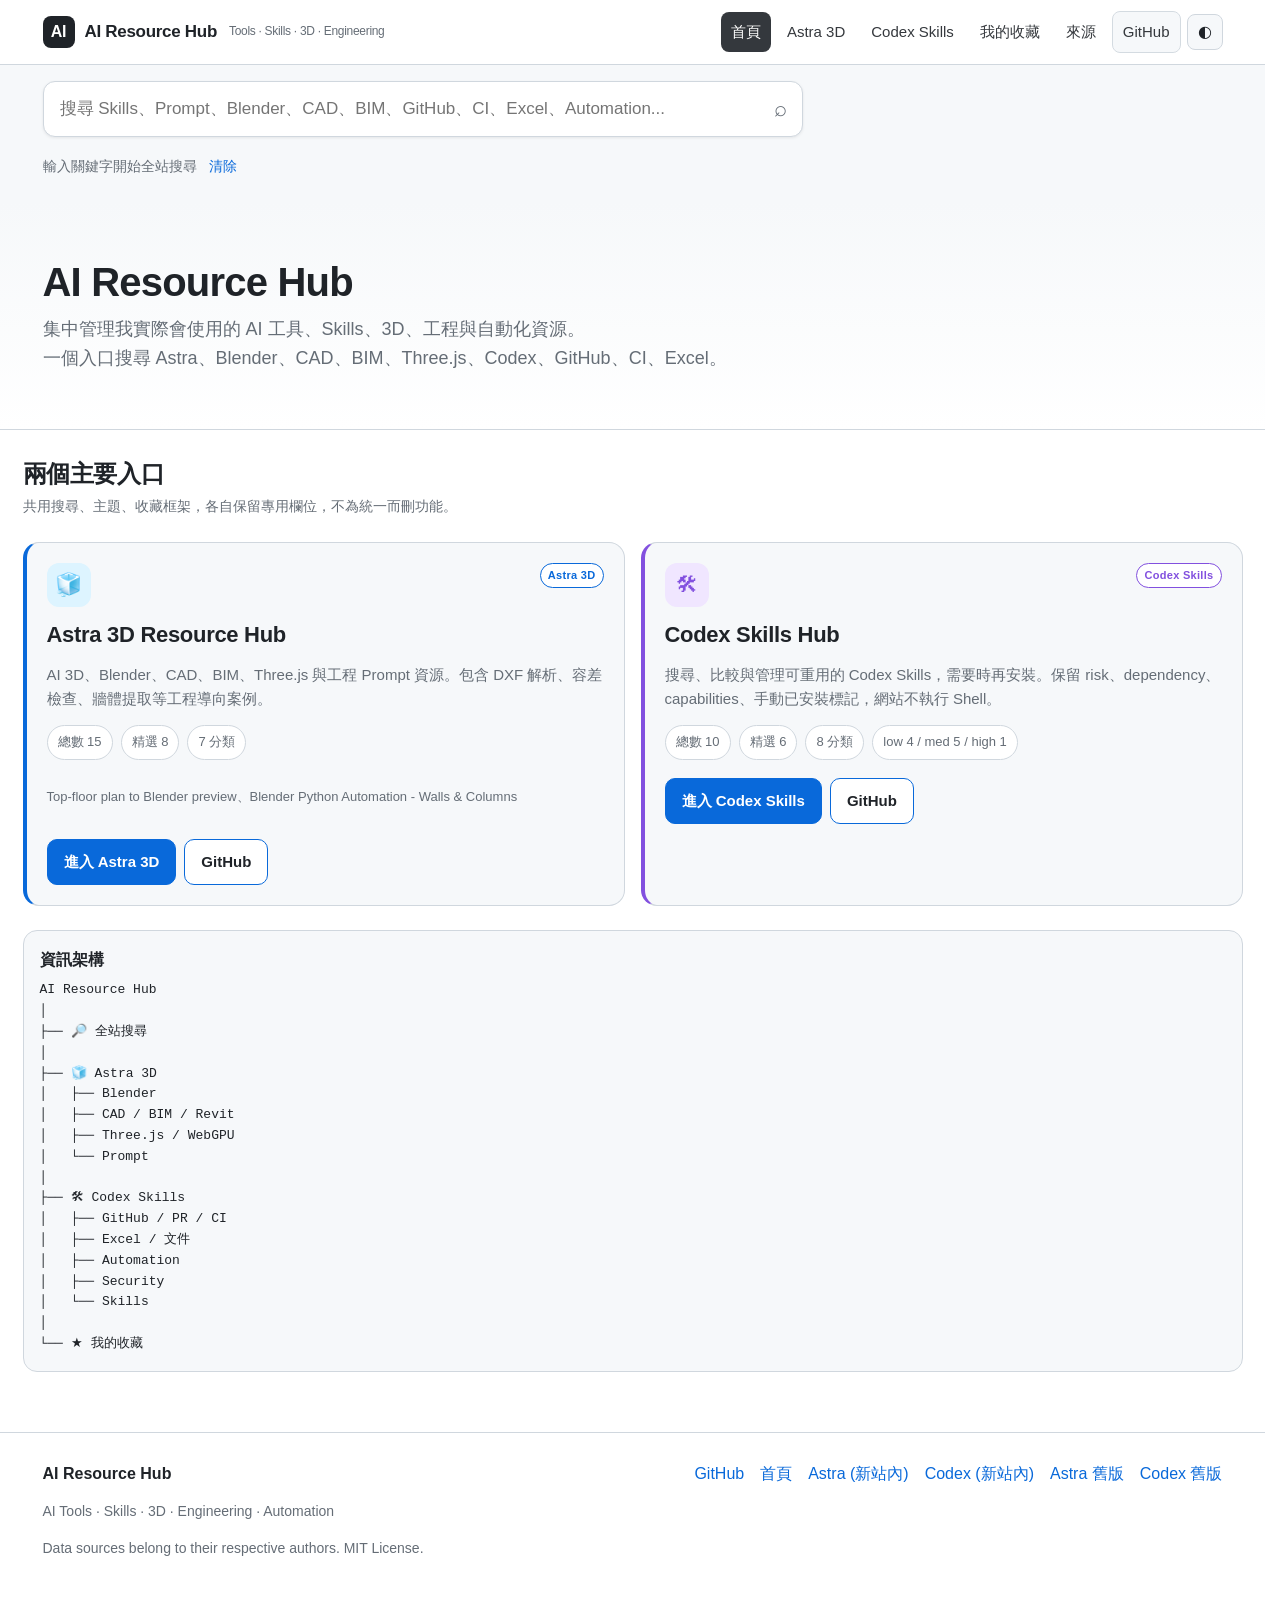
<file: index.html>
<!DOCTYPE html>
<html lang="zh-Hant">
<head>
<meta charset="UTF-8">
<meta name="viewport" content="width=device-width, initial-scale=1.0">
<title>AI Resource Hub</title>
<meta name="description" content="AI Skills、3D、CAD、BIM、Prompt 與自動化資源工作台。集中管理 Astra、Codex、Blender、Three.js、工程與自動化資源。">
<meta property="og:title" content="AI Resource Hub">
<meta property="og:description" content="AI Skills、3D、CAD、BIM、Prompt 與自動化資源工作台。">
<meta property="og:type" content="website">
<meta property="og:url" content="https://rita112025-cpu.github.io/ai-resource-hub/">
<link rel="canonical" href="https://rita112025-cpu.github.io/ai-resource-hub/">
<link rel="icon" href="data:,">
<link rel="stylesheet" href="./css/base.css">
<link rel="stylesheet" href="./css/components.css">
<link rel="stylesheet" href="./css/responsive.css">
</head>
<body id="top">
<header id="site-header" role="banner">
  <div class="container header-inner">
    <div class="brand" aria-label="AI Resource Hub">
      <span class="brand-mark">AI</span>
      <span class="brand-text">AI Resource Hub</span>
      <span class="brand-sub">Tools · Skills · 3D · Engineering</span>
    </div>
    <nav class="header-nav" aria-label="主導航">
      <a href="?hub=home" class="nav-link" data-hub="home" aria-current="page" title="回到首頁">首頁</a>
      <a href="?hub=astra" class="nav-link" data-hub="astra" title="Astra 3D 模組 (Blender/CAD/BIM)">Astra 3D</a>
      <a href="?hub=codex" class="nav-link" data-hub="codex" title="Codex Skills 模組">Codex Skills</a>
      <a href="?hub=favorites" class="nav-link" data-hub="favorites" title="我的收藏">我的收藏</a>
      <a href="?hub=sources" class="nav-link" data-hub="sources" title="來源與說明">來源</a>
      <a href="https://github.com/rita112025-cpu/ai-resource-hub" target="_blank" rel="noopener noreferrer" class="nav-link github-link">GitHub</a>
      <button id="themeToggle" class="icon-btn" aria-label="切換深淺色模式">◐</button>
    </nav>
    <button id="hamburger" class="hamburger" aria-label="開啟選單"><span></span></button>
  </div>
  <div id="mobileMenu" class="mobile-menu" role="dialog" aria-label="行動選單">
    <a href="?hub=home" class="nav-link" data-hub="home">首頁</a>
    <a href="?hub=astra" class="nav-link" data-hub="astra">🧊 Astra 3D (新站內)</a>
    <a href="?hub=codex" class="nav-link" data-hub="codex">🛠 Codex Skills (新站內)</a>
    <a href="?hub=favorites" class="nav-link" data-hub="favorites">★ 我的收藏</a>
    <a href="?hub=sources" class="nav-link" data-hub="sources">來源</a>
    <a href="https://github.com/rita112025-cpu/ai-resource-hub" target="_blank" rel="noopener noreferrer" class="nav-link">GitHub ↗</a>
    <div style="margin-top:12px; display:flex; gap:8px">
      <button id="themeToggleMobile" class="btn secondary" style="width:100%">切換主題</button>
    </div>
  </div>
</header>

<main>
  <section id="globalSearchPanel" class="global-search-panel">
    <div class="container">
      <div class="search-wrap global-search-wrap">
        <label for="globalSearch" class="sr-only">全站搜尋</label>
        <input id="globalSearch" type="search" placeholder="搜尋 Skills、Prompt、Blender、CAD、BIM、GitHub、CI、Excel、Automation..." autocomplete="off" spellcheck="false">
        <span class="search-icon" aria-hidden="true">⌕</span>
      </div>
      <div class="search-meta">
        <span id="globalResultCount" aria-live="polite">輸入關鍵字開始全站搜尋</span>
        <button id="clearGlobalBtn" class="link-btn">清除</button>
      </div>
      <div id="globalResults" class="grid" style="margin-top:20px"></div>
      <div id="globalEmpty" class="state-card empty" hidden>
        <h3>找不到符合的資源</h3>
        <p class="muted">試試其他關鍵字，例如 Blender、CAD、GitHub、CI</p>
      </div>
    </div>
  </section>

  <!-- HOME -->
  <section id="homeSection" data-hub-section data-hub="home">
    <div class="hero">
      <div class="container">
        <h1 class="hero-title">AI Resource Hub</h1>
        <p class="hero-subtitle">集中管理我實際會使用的 AI 工具、Skills、3D、工程與自動化資源。<br>一個入口搜尋 Astra、Blender、CAD、BIM、Three.js、Codex、GitHub、CI、Excel。</p>
      </div>
    </div>

    <div class="container section">
      <div class="section-header">
        <div>
          <h2>兩個主要入口</h2>
          <p class="muted">共用搜尋、主題、收藏框架，各自保留專用欄位，不為統一而刪功能。</p>
        </div>
      </div>
      <div class="hub-grid" id="hubGrid">
        <article class="hub-card astra">
          <div class="hub-card-top">
            <div class="hub-icon">🧊</div>
            <span class="result-source astra">Astra 3D</span>
          </div>
          <h3 class="hub-title">Astra 3D Resource Hub</h3>
          <p class="hub-desc">AI 3D、Blender、CAD、BIM、Three.js 與工程 Prompt 資源。包含 DXF 解析、容差檢查、牆體提取等工程導向案例。</p>
          <div class="hub-stats">
            <span class="hub-stat" id="astraTotal">總數 載入中...</span>
            <span class="hub-stat" id="astraFeatured">精選 載入中...</span>
            <span class="hub-stat" id="astraCategories">分類 載入中...</span>
          </div>
          <p class="muted" id="astraRecent" style="font-size:13px"></p>
          <div class="hub-actions">
            <a href="?hub=astra" class="btn" data-hub="astra">進入 Astra 3D</a>
            <a href="https://github.com/rita112025-cpu/ai-resource-hub" target="_blank" rel="noopener noreferrer" class="btn secondary" title="AI Resource Hub GitHub Repo">GitHub</a>
          </div>
        </article>
        <article class="hub-card codex">
          <div class="hub-card-top">
            <div class="hub-icon">🛠</div>
            <span class="result-source codex">Codex Skills</span>
          </div>
          <h3 class="hub-title">Codex Skills Hub</h3>
          <p class="hub-desc">搜尋、比較與管理可重用的 Codex Skills，需要時再安裝。保留 risk、dependency、capabilities、手動已安裝標記，網站不執行 Shell。</p>
          <div class="hub-stats">
            <span class="hub-stat" id="codexTotal">總數 載入中...</span>
            <span class="hub-stat" id="codexFeatured">精選 載入中...</span>
            <span class="hub-stat" id="codexCategories">分類 載入中...</span>
            <span class="hub-stat" id="codexRisks">風險 載入中...</span>
          </div>
          <div class="hub-actions">
            <a href="?hub=codex" class="btn" data-hub="codex">進入 Codex Skills</a>
            <a href="https://github.com/rita112025-cpu/ai-resource-hub" target="_blank" rel="noopener noreferrer" class="btn secondary" title="AI Resource Hub GitHub Repo">GitHub</a>
          </div>
        </article>
      </div>

      <div style="margin-top:24px; border:1px solid var(--border); border-radius:14px; padding:16px; background:var(--card)">
        <h3 style="margin:0 0 8px; font-size:16px">資訊架構</h3>
        <pre style="margin:0; font-size:13px; line-height:1.6; white-space:pre-wrap; font-family:ui-monospace,monospace">AI Resource Hub
│
├── 🔎 全站搜尋
│
├── 🧊 Astra 3D
│   ├── Blender
│   ├── CAD / BIM / Revit
│   ├── Three.js / WebGPU
│   └── Prompt
│
├── 🛠 Codex Skills
│   ├── GitHub / PR / CI
│   ├── Excel / 文件
│   ├── Automation
│   ├── Security
│   └── Skills
│
└── ★ 我的收藏</pre>
      </div>
    </div>
  </section>

  <!-- ASTRA -->
  <section id="astraSection" data-hub-section data-hub="astra" hidden>
    <div class="hero hub-hero">
      <div class="container">
        <h1 class="hero-title">🧊 Astra 3D Resource Hub</h1>
        <p class="hero-subtitle">探索 AI 3D、Blender、CAD、BIM、Three.js 與工程 Prompt 資源，依分類和用途快速找到需要的工具與案例。</p>
        <div class="search-wrap">
          <label for="astraSearch" class="sr-only">搜尋 Astra</label>
          <input id="astraSearch" type="search" placeholder="搜尋 Prompt、Blender、CAD、BIM、Three.js..." autocomplete="off" spellcheck="false">
          <span class="search-icon" aria-hidden="true">⌕</span>
        </div>
        <div class="search-meta">
          <span id="astraResultCount" aria-live="polite">載入中...</span>
          <button id="astraClear2" class="link-btn">清除篩選</button>
        </div>
      </div>
    </div>

    <div class="container">
      <div class="filters" aria-label="Astra 篩選區">
        <div class="filter-block">
          <h2 class="filter-title">快速分類</h2>
          <div id="astraCategoryFilters" class="chip-group" role="group" aria-label="主要分類"></div>
        </div>
        <div class="filter-block">
          <h2 class="filter-title">工程用途</h2>
          <div id="astraUseCaseFilters" class="chip-group" role="group" aria-label="用途分類"></div>
        </div>
        <div class="filter-block">
          <div class="filter-header-row">
            <h2 class="filter-title">熱門標籤</h2>
            <button id="astraToggleTags" class="link-btn small">顯示全部</button>
          </div>
          <div id="astraTagFilters" class="chip-group tags collapsed" role="group" aria-label="標籤篩選"></div>
        </div>
        <div class="filter-actions">
          <div class="action-left">
            <label for="astraSort" class="sr-only">排序</label>
            <select id="astraSort" class="select">
              <option value="featured">精選優先</option>
              <option value="name">名稱 A-Z</option>
              <option value="newest">最新加入</option>
            </select>
            <button id="astraFavOnly" class="btn secondary" aria-pressed="false">☆ 只看收藏</button>
            <button id="astraClear" class="btn secondary">清除篩選</button>
          </div>
          <div class="action-right"><span class="hint">篩選會寫入 URL，可分享</span></div>
        </div>
      </div>

      <div class="section">
        <div id="astraError" class="state-card error" hidden role="alert">
          <h3>Astra 資料載入失敗</h3>
          <p>請確認 <code>data/astra-resources.json</code> 格式</p>
          <p class="muted">錯誤：<span id="astraErrorMsg"></span></p>
        </div>
        <div id="astraResourceGrid" class="grid"></div>
        <div id="astraEmpty" class="state-card empty" hidden>
          <h3>找不到符合條件的資源</h3>
          <ul><li>移除部分篩選</li><li>使用其他關鍵字</li></ul>
          <button id="astraEmptyClear" class="btn">清除篩選</button>
        </div>
      </div>

      <div class="section">
        <div class="section-header"><h2>我的精選</h2><p class="muted">只顯示 featured:true</p></div>
        <div id="astraFeaturedGrid" class="grid"></div>
      </div>
    </div>
  </section>

  <!-- CODEX -->
  <section id="codexSection" data-hub-section data-hub="codex" hidden>
    <div class="hero hub-hero">
      <div class="container">
        <h1 class="hero-title">🛠 Codex Skills Hub</h1>
        <p class="hero-subtitle">探索可重用的 Codex Skills，依工作用途、風險與所需權限篩選，找到適合的技能並管理收藏與安裝狀態。</p>
        <div class="search-wrap">
          <label for="codexSearch" class="sr-only">搜尋 Codex Skills</label>
          <input id="codexSearch" type="search" placeholder="搜尋 Skills、GitHub、CI、Excel、Automation..." autocomplete="off" spellcheck="false">
          <span class="search-icon" aria-hidden="true">⌕</span>
        </div>
        <div class="search-meta">
          <span id="codexResultCount" aria-live="polite">載入中...</span>
          <button id="codexClear2" class="link-btn">清除篩選</button>
        </div>
      </div>
    </div>
    <div class="container">
      <div class="filters" aria-label="Codex 篩選區">
        <div class="filter-block"><h2 class="filter-title">快速分類</h2><div id="codexCategoryFilters" class="chip-group"></div></div>
        <div class="filter-block"><h2 class="filter-title">工作用途</h2><div id="codexUseCaseFilters" class="chip-group"></div></div>
        <div class="filter-block"><h2 class="filter-title">風險等級</h2><div id="codexRiskFilters" class="chip-group"></div></div>
        <div class="filter-block">
          <div class="filter-header-row"><h2 class="filter-title">依賴 / 權限</h2><button id="codexToggleDeps" class="link-btn small">顯示全部</button></div>
          <div id="codexDepFilters" class="chip-group"></div>
        </div>
        <div class="filter-block">
          <div class="filter-header-row"><h2 class="filter-title">熱門標籤</h2><button id="codexToggleTags" class="link-btn small">顯示全部</button></div>
          <div id="codexTagFilters" class="chip-group tags collapsed"></div>
        </div>
        <div class="filter-actions">
          <div class="action-left">
            <select id="codexSort" class="select">
              <option value="featured">精選優先</option>
              <option value="name">名稱 A-Z</option>
              <option value="newest">最新加入</option>
              <option value="risk">風險低 → 高</option>
            </select>
            <button id="codexFavOnly" class="btn secondary" aria-pressed="false">☆ 只看收藏</button>
            <button id="codexInstalledOnly" class="btn secondary" aria-pressed="false">◇ 只看已安裝</button>
            <button id="codexClear" class="btn secondary">清除篩選</button>
          </div>
          <div class="action-right"><span class="hint">Find → Understand → Review → Install when needed</span></div>
        </div>
      </div>

      <div class="section">
        <div id="codexError" class="state-card error" hidden role="alert">
          <h3>Codex 資料載入失敗</h3>
          <p>請確認 <code>data/codex-skills.json</code></p>
          <p class="muted">錯誤：<span id="codexErrorMsg"></span></p>
        </div>
        <div id="codexGrid" class="grid"></div>
        <div id="codexEmpty" class="state-card empty" hidden>
          <h3>找不到符合條件的 Skill</h3>
          <ul><li>移除部分篩選</li><li>使用其他關鍵字</li></ul>
          <button id="codexEmptyClear" class="btn">清除篩選</button>
        </div>
      </div>

      <div class="section">
        <div class="section-header"><h2>精選</h2><p class="muted">featured:true</p></div>
        <div id="codexFeaturedGrid" class="grid"></div>
      </div>

      <div class="section">
        <div class="section-header"><h2>我的 Skills</h2><p class="muted">收藏與手動標記已安裝，儲存在 localStorage，非偵測</p></div>
        <div id="codexMyGrid" class="grid"></div>
        <div id="codexMyEmpty" class="state-card empty"><p class="muted">尚未收藏或標記已安裝</p></div>
      </div>
    </div>
  </section>

  <!-- FAVORITES -->
  <section id="favoritesSection" data-hub-section data-hub="favorites" hidden>
    <div class="container section">
      <h1 class="hero-title" style="font-size:32px">★ 我的收藏</h1>
      <p class="hero-subtitle">統一顯示 Astra 與 Codex 收藏，使用 namespaced localStorage。支援搜尋過濾。</p>
      
      <div class="search-wrap" style="margin-top:16px">
        <label for="favSearch" class="sr-only">搜尋收藏</label>
        <input id="favSearch" type="search" placeholder="搜尋收藏：Blender、GitHub、CI、Excel..." autocomplete="off" spellcheck="false">
        <span class="search-icon" aria-hidden="true">⌕</span>
      </div>
      <div class="search-meta">
        <span id="favResultCount" aria-live="polite">輸入關鍵字過濾收藏</span>
        <button id="clearFavBtn" class="link-btn">清除</button>
      </div>

      <div class="section">
        <h2>🧊 Astra 收藏 <span id="favAstraCount" class="muted"></span></h2>
        <div id="favAstraGrid" class="grid"></div>
        <div id="favAstraEmpty" class="state-card empty" hidden><p class="muted">尚未收藏 Astra 資源</p></div>
        <div id="favAstraEmptySearch" class="state-card empty" hidden><p class="muted">收藏中沒有符合搜尋的 Astra 資源</p></div>
      </div>
      <div class="section">
        <h2>🛠 Codex 收藏 / 已安裝 <span id="favCodexCount" class="muted"></span></h2>
        <div id="favCodexGrid" class="grid"></div>
        <div id="favCodexEmpty" class="state-card empty" hidden><p class="muted">尚未收藏或標記 Codex Skills</p></div>
        <div id="favCodexEmptySearch" class="state-card empty" hidden><p class="muted">收藏中沒有符合搜尋的 Codex Skill</p></div>
      </div>
    </div>
  </section>

  <!-- SOURCES -->
  <section id="sourcesSection" data-hub-section data-hub="sources" hidden>
    <div class="container section">
      <h1 class="hero-title" style="font-size:32px">來源與說明</h1>
      <div class="source-card" style="margin-top:16px">
        <h3>AI Resource Hub</h3>
        <p>統一入口，整合 <strong>Astra 3D Resource Hub</strong> 與 <strong>Codex Skills Hub</strong> 為同一套視覺、導覽、搜尋、主題、收藏框架。</p>
        <ul>
          <li>保留兩份獨立 JSON：<code>data/astra-resources.json</code> 與 <code>data/codex-skills.json</code>，不硬合併 schema</li>
          <li>共用 layout/header/nav/search/theme/favorites/RWD/card基礎，專用欄位各自保留</li>
          <li>全站搜尋標記來源 [Astra 3D] / [Codex Skill]</li>
          <li>收藏使用 namespaced keys：<code>ai-resource-hub:astra:favorites</code>, <code>ai-resource-hub:codex:favorites</code>, <code>ai-resource-hub:codex:installed</code></li>
          <li>安全：網站不執行 Shell，安裝 Skill 僅複製指令，已安裝僅為手動標記</li>
        </ul>
      </div>
      <div class="source-card" style="margin-top:16px">
        <h3>Astra 模組</h3>
        <p>資料來源：<code>TripoGrowthLab/awesome-astra-prompts</code> 與自行整理，包含 Blender、CAD DXF 解析、牆體提取、容差檢查、BIM、Three.js 等。</p>
        <p>新增方式：編輯 <code>data/astra-resources.json</code>，必填 id/title/category/description，其餘留空，禁止捏造 URL</p>
      </div>
      <div class="source-card" style="margin-top:16px">
        <h3>Codex 模組</h3>
        <p>資料主要整理自 <code>composio-community/awesome-codex-skills</code>，包含 10 個已驗證 Skill，風險依證據判定，未確認用 null</p>
        <p>新增方式：編輯 <code>data/codex-skills.json</code>，依 SKILL.md 檢查 scripts/references/network/gitWrite/deleteFiles</p>
        <p>安全限制：不得加入 analytics、tracking script、遠端可執行 script、自動安裝、API Key 儲存</p>
      </div>
      <div class="source-card" style="margin-top:16px">
        <h3>候選資源的發現來源</h3>
        <p><a href="https://mcpservers.org/zh-TW/agent-skills" target="_blank" rel="noopener noreferrer">MCP Servers Agent Skills 目錄 ↗</a>可用來發現不同作者與用途的 Skill；本站不會自動匯入其收錄內容。</p>
        <p>收錄前逐筆查核原始 repository、授權、用途、平台相容性、依賴、風險與更新狀態，並排除重複項目。目錄顯示的數量是該網站的統計，不代表各作者實際發布的唯一 Skill 數量。</p>
      </div>
      <div class="source-card" style="margin-top:16px">
        <h3>舊站遷移</h3>
        <p>舊站 <code>astra-3d-resource-hub</code> 與 <code>codex-skills-hub</code> 在新站驗收完成後，改為輕量 landing + 導向 <code>/ai-resource-hub/?hub=astra</code> / <code>?hub=codex</code>，保留人工點擊入口，不立即 JS redirect</p>
        <p>localStorage 跨舊新站同 origin 可自動遷移一次，若跨瀏覽器或已清除需手動</p>
      </div>
    </div>
  </section>
</main>

<footer class="footer">
  <div class="container footer-inner">
    <div>
      <strong>AI Resource Hub</strong>
      <p class="muted">AI Tools · Skills · 3D · Engineering · Automation</p>
      <p class="muted">Data sources belong to their respective authors. MIT License.</p>
    </div>
    <div class="footer-links">
      <a href="https://github.com/rita112025-cpu/ai-resource-hub" target="_blank" rel="noopener noreferrer">GitHub</a>
      <a href="?hub=home" data-hub="home">首頁</a>
      <a href="?hub=astra" data-hub="astra">Astra (新站內)</a>
      <a href="?hub=codex" data-hub="codex">Codex (新站內)</a>
      <a href="https://rita112025-cpu.github.io/astra-3d-resource-hub/" target="_blank" rel="noopener noreferrer">Astra 舊版</a>
      <a href="https://rita112025-cpu.github.io/codex-skills-hub/" target="_blank" rel="noopener noreferrer">Codex 舊版</a>
    </div>
  </div>
</footer>

<div id="toast" class="toast" role="status" aria-live="polite" hidden>已複製</div>

<script type="module" src="./js/app.js"></script>
</body>
</html>
</file>
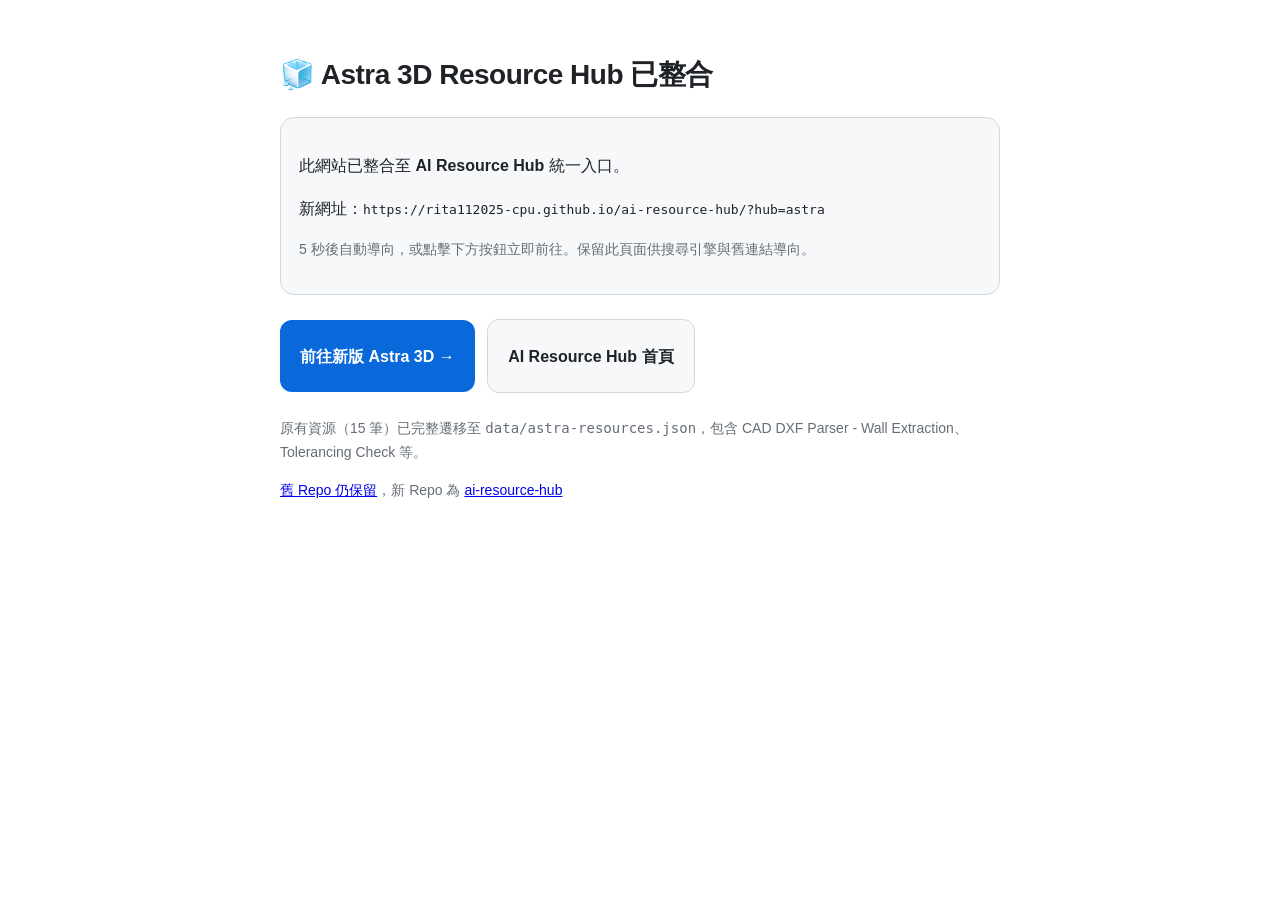
<file: redirect-astra.html>
<!DOCTYPE html>
<html lang="zh-Hant">
<head>
<meta charset="UTF-8">
<meta name="viewport" content="width=device-width, initial-scale=1.0">
<title>Astra 3D Resource Hub 已遷移至 AI Resource Hub</title>
<meta http-equiv="refresh" content="5; url=https://rita112025-cpu.github.io/ai-resource-hub/?hub=astra">
<meta name="description" content="Astra 3D Resource Hub 已整合至 AI Resource Hub">
<style>
body{font-family:-apple-system,BlinkMacSystemFont,"Segoe UI",Noto Sans TC,sans-serif; max-width:720px; margin:0 auto; padding:32px 20px; line-height:1.7; color:#1f2328}
h1{font-size:28px; letter-spacing:-0.5px}
.btn{display:inline-flex; align-items:center; justify-content:center; padding:12px 20px; background:#0969da; color:#fff; border-radius:12px; text-decoration:none; min-height:48px; font-weight:600; margin:8px 8px 8px 0}
.btn.secondary{background:#f6f8fa; color:#1f2328; border:1px solid #d0d7de}
.muted{color:#656d76; font-size:14px}
.card{border:1px solid #d0d7de; border-radius:14px; padding:18px; background:#f6f8fa; margin:16px 0}
@media (prefers-color-scheme:dark){body{background:#0d1117; color:#e6edf3} .card{background:#161b22; border-color:#30363d} .btn.secondary{background:#161b22; color:#e6edf3; border-color:#30363d}}
</style>
</head>
<body>
<h1>🧊 Astra 3D Resource Hub 已整合</h1>
<div class="card">
<p>此網站已整合至 <strong>AI Resource Hub</strong> 統一入口。</p>
<p>新網址：<code>https://rita112025-cpu.github.io/ai-resource-hub/?hub=astra</code></p>
<p class="muted">5 秒後自動導向，或點擊下方按鈕立即前往。保留此頁面供搜尋引擎與舊連結導向。</p>
</div>
<p>
<a class="btn" href="https://rita112025-cpu.github.io/ai-resource-hub/?hub=astra">前往新版 Astra 3D →</a>
<a class="btn secondary" href="https://rita112025-cpu.github.io/ai-resource-hub/">AI Resource Hub 首頁</a>
</p>
<p class="muted">原有資源（15 筆）已完整遷移至 <code>data/astra-resources.json</code>，包含 CAD DXF Parser - Wall Extraction、Tolerancing Check 等。</p>
<p class="muted"><a href="https://github.com/rita112025-cpu/astra-3d-resource-hub">舊 Repo 仍保留</a>，新 Repo 為 <a href="https://github.com/rita112025-cpu/ai-resource-hub">ai-resource-hub</a></p>
</body>
</html>
</file>
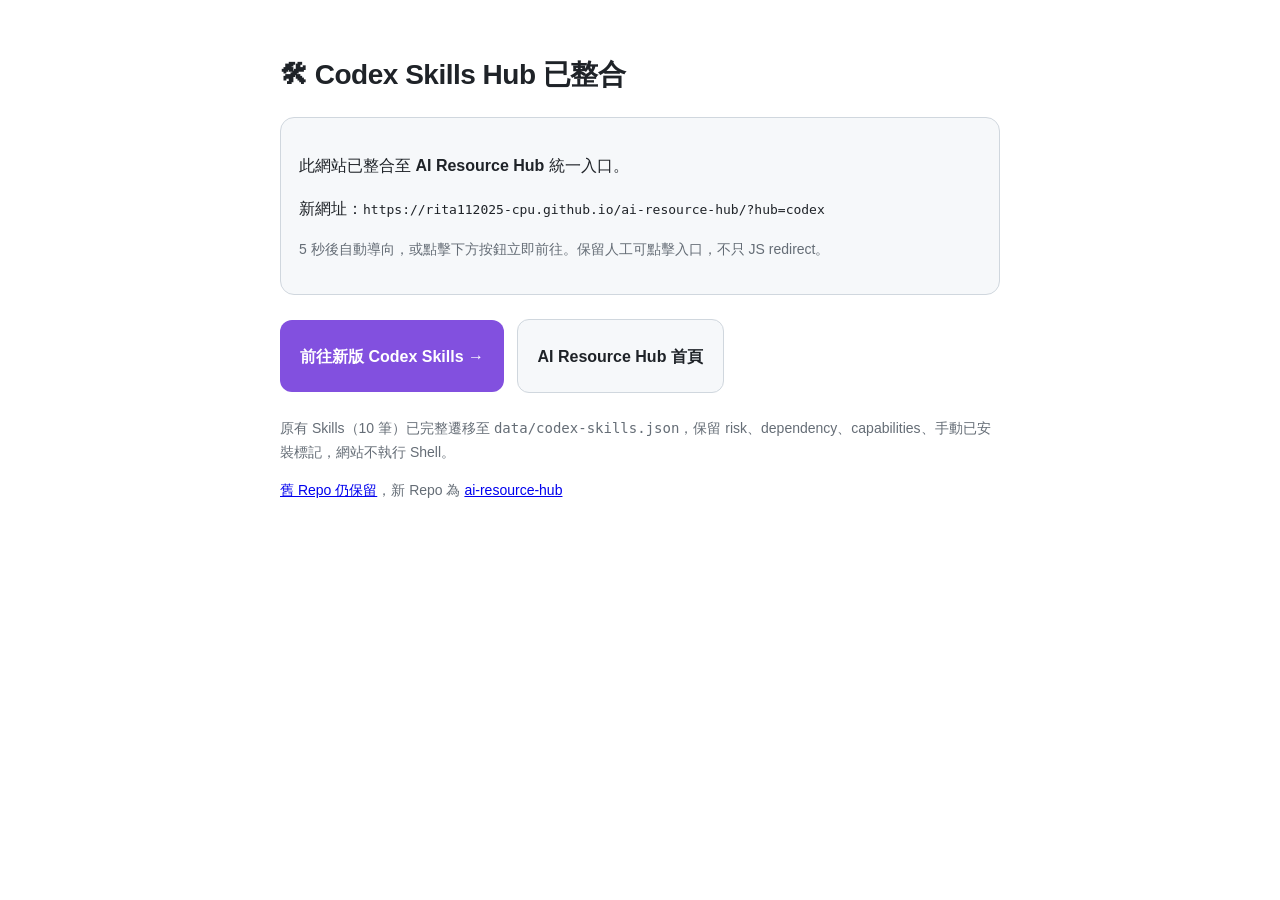
<file: redirect-codex.html>
<!DOCTYPE html>
<html lang="zh-Hant">
<head>
<meta charset="UTF-8">
<meta name="viewport" content="width=device-width, initial-scale=1.0">
<title>Codex Skills Hub 已遷移至 AI Resource Hub</title>
<meta http-equiv="refresh" content="5; url=https://rita112025-cpu.github.io/ai-resource-hub/?hub=codex">
<meta name="description" content="Codex Skills Hub 已整合至 AI Resource Hub">
<style>
body{font-family:-apple-system,BlinkMacSystemFont,"Segoe UI",Noto Sans TC,sans-serif; max-width:720px; margin:0 auto; padding:32px 20px; line-height:1.7; color:#1f2328}
h1{font-size:28px; letter-spacing:-0.5px}
.btn{display:inline-flex; align-items:center; justify-content:center; padding:12px 20px; background:#8250df; color:#fff; border-radius:12px; text-decoration:none; min-height:48px; font-weight:600; margin:8px 8px 8px 0}
.btn.secondary{background:#f6f8fa; color:#1f2328; border:1px solid #d0d7de}
.muted{color:#656d76; font-size:14px}
.card{border:1px solid #d0d7de; border-radius:14px; padding:18px; background:#f6f8fa; margin:16px 0}
@media (prefers-color-scheme:dark){body{background:#0d1117; color:#e6edf3} .card{background:#161b22; border-color:#30363d} .btn.secondary{background:#161b22; color:#e6edf3; border-color:#30363d}}
</style>
</head>
<body>
<h1>🛠 Codex Skills Hub 已整合</h1>
<div class="card">
<p>此網站已整合至 <strong>AI Resource Hub</strong> 統一入口。</p>
<p>新網址：<code>https://rita112025-cpu.github.io/ai-resource-hub/?hub=codex</code></p>
<p class="muted">5 秒後自動導向，或點擊下方按鈕立即前往。保留人工可點擊入口，不只 JS redirect。</p>
</div>
<p>
<a class="btn" href="https://rita112025-cpu.github.io/ai-resource-hub/?hub=codex">前往新版 Codex Skills →</a>
<a class="btn secondary" href="https://rita112025-cpu.github.io/ai-resource-hub/">AI Resource Hub 首頁</a>
</p>
<p class="muted">原有 Skills（10 筆）已完整遷移至 <code>data/codex-skills.json</code>，保留 risk、dependency、capabilities、手動已安裝標記，網站不執行 Shell。</p>
<p class="muted"><a href="https://github.com/rita112025-cpu/codex-skills-hub">舊 Repo 仍保留</a>，新 Repo 為 <a href="https://github.com/rita112025-cpu/ai-resource-hub">ai-resource-hub</a></p>
</body>
</html>
</file>
<file: css/base.css>
:root{
  --bg:#ffffff;
  --card:#f6f8fa;
  --border:#d0d7de;
  --text:#1f2328;
  --secondary:#656d76;
  --accent:#0969da;
  --accent-astra:#0969da;
  --accent-codex:#8250df;
  --accent-soft:#ddf4ff;
  --accent-soft-codex:#f0e6ff;
  --header-bg:rgba(255,255,255,0.86);
  --shadow:0 1px 3px rgba(0,0,0,0.08);
  --radius:12px;
  --radius-pill:999px;
  --max-w:1220px;
}
[data-theme="dark"]{
  --bg:#0d1117;
  --card:#161b22;
  --border:#30363d;
  --text:#e6edf3;
  --secondary:#8b949e;
  --accent:#58a6ff;
  --accent-astra:#58a6ff;
  --accent-codex:#bc8cff;
  --accent-soft:#1f2a38;
  --accent-soft-codex:#2a1f3f;
  --header-bg:rgba(13,17,23,0.86);
  --shadow:0 1px 3px rgba(0,0,0,0.3);
}
@media (prefers-color-scheme: dark){
  :root:not([data-theme="light"]){
    --bg:#0d1117;
    --card:#161b22;
    --border:#30363d;
    --text:#e6edf3;
    --secondary:#8b949e;
    --accent:#58a6ff;
    --accent-astra:#58a6ff;
    --accent-codex:#bc8cff;
    --accent-soft:#1f2a38;
    --accent-soft-codex:#2a1f3f;
    --header-bg:rgba(13,17,23,0.86);
    --shadow:0 1px 3px rgba(0,0,0,0.3);
  }
}
*{box-sizing:border-box}
html{scroll-behavior:smooth; max-width:100vw; overflow-x:clip; scrollbar-gutter:stable}
body{
  margin:0;
  font-family:-apple-system,BlinkMacSystemFont,"Segoe UI",Noto Sans TC,"Helvetica Neue",Arial,"PingFang TC","Microsoft JhengHei",sans-serif;
  background:var(--bg);
  color:var(--text);
  line-height:1.6;
  -webkit-font-smoothing:antialiased;
  max-width:100vw;
  overflow-x:clip;
  font-size:16px;
}
a{color:var(--accent); text-decoration:none}
a:hover{text-decoration:underline}
button,input,select{font:inherit}
.container{max-width:var(--max-w); margin:0 auto; padding:0 20px; width:100%}
.sr-only{position:absolute;width:1px;height:1px;padding:0;margin:-1px;overflow:hidden;clip:rect(0,0,0,0);border:0}
.muted{color:var(--secondary); font-size:14px; line-height:1.6}

/* Header */
#site-header{
  position:sticky; top:0; z-index:60;
  backdrop-filter:blur(12px);
  background:var(--header-bg);
  border-bottom:1px solid var(--border);
}
.header-inner{display:flex; align-items:center; justify-content:space-between; height:64px; gap:12px}
.brand{display:flex; align-items:center; gap:10px; font-weight:800; letter-spacing:-0.3px; min-width:0}
.brand-mark{width:32px; height:32px; border-radius:8px; background:var(--text); color:var(--bg); display:inline-flex; align-items:center; justify-content:center; font-size:16px; flex-shrink:0}
.brand-text{font-size:17px; white-space:nowrap; overflow:hidden; text-overflow:ellipsis}
.brand-sub{font-size:12px; color:var(--secondary); font-weight:500; margin-left:2px; white-space:nowrap}
.header-nav{display:flex; align-items:center; gap:6px; flex-shrink:0}
.nav-link{font-size:15px; color:var(--text); opacity:0.9; padding:8px 10px; border-radius:8px; white-space:nowrap; display:inline-flex; align-items:center; min-height:36px}
.nav-link:hover{opacity:1; background:var(--card); text-decoration:none}
.nav-link.active{background:var(--text); color:var(--bg)}
.github-link{border:1px solid var(--border); background:var(--card)}
.icon-btn{border:1px solid var(--border); background:var(--card); color:var(--text); width:36px; height:36px; border-radius:8px; cursor:pointer; display:inline-flex; align-items:center; justify-content:center; flex-shrink:0}
.icon-btn:focus-visible,.btn:focus-visible,.chip:focus-visible,.select:focus-visible,input:focus-visible,a:focus-visible{outline:2px solid var(--accent); outline-offset:2px}

/* Hamburger */
.hamburger{display:none; width:44px; height:44px; border:1px solid var(--border); background:var(--card); border-radius:10px; align-items:center; justify-content:center; cursor:pointer; flex-shrink:0}
.hamburger span{width:18px; height:2px; background:var(--text); display:block; position:relative}
.hamburger span:before,.hamburger span:after{content:""; position:absolute; left:0; width:18px; height:2px; background:var(--text)}
.hamburger span:before{top:-6px}
.hamburger span:after{top:6px}
.mobile-menu{display:none; position:fixed; top:64px; left:0; right:0; background:var(--bg); border-bottom:1px solid var(--border); padding:12px 16px 16px; z-index:59; box-shadow:var(--shadow)}
.mobile-menu.open{display:block}
.mobile-menu .nav-link{display:flex; width:100%; padding:14px 12px; font-size:16px; min-height:44px}

/* Hero */
.hero{padding:56px 0 32px; border-bottom:1px solid var(--border); background:linear-gradient(180deg,var(--card),transparent)}
.hero-title{font-size:40px; margin:0 0 10px; letter-spacing:-0.8px; line-height:1.15; font-weight:850}
.hero-subtitle{font-size:18px; color:var(--secondary); margin:0 0 24px; line-height:1.6; max-width:720px}
.hub-hero{padding:32px 0 24px}
.hub-hero .hero-title{font-size:34px}
.global-search-panel{padding:16px 0 0; background:var(--card)}
.global-search-wrap{max-width:760px}
.search-wrap{position:relative; max-width:760px; width:100%}
.search-wrap input{
  width:100%; height:56px; padding:0 52px 0 16px;
  border-radius:12px; border:1px solid var(--border);
  background:var(--bg); color:var(--text); font-size:17px;
  box-shadow:var(--shadow);
}
.search-icon{position:absolute; right:16px; top:50%; transform:translateY(-50%); color:var(--secondary); font-size:22px}
.search-meta{display:flex; gap:12px; align-items:center; margin-top:12px; font-size:14px; color:var(--secondary); flex-wrap:wrap}
.link-btn{background:none; border:none; color:var(--accent); cursor:pointer; font-size:14px; padding:6px 0; min-height:32px}

/* Toast */
.toast{position:fixed; left:50%; bottom:24px; transform:translateX(-50%); background:var(--text); color:var(--bg); padding:12px 18px; border-radius:999px; font-size:14px; z-index:100; box-shadow:var(--shadow); max-width:90vw; text-align:center}

/* Footer */
.footer{border-top:1px solid var(--border); padding:28px 0; margin-top:32px}
.footer-inner{display:flex; justify-content:space-between; gap:20px; flex-wrap:wrap}
.footer-links{display:flex; gap:16px; flex-wrap:wrap}
</file>
<file: css/components.css>
/* Hub Cards - Home */
.hub-grid{display:grid; grid-template-columns:repeat(2,minmax(0,1fr)); gap:16px; margin:24px 0}
.hub-card{
  border:1px solid var(--border); background:var(--card); border-radius:16px; padding:20px;
  display:flex; flex-direction:column; gap:14px; position:relative; overflow:hidden;
  transition:border-color .15s, transform .15s;
}
.hub-card:hover{transform:translateY(-2px); border-color:var(--accent)}
.hub-card.astra{border-left:4px solid var(--accent-astra)}
.hub-card.codex{border-left:4px solid var(--accent-codex)}
.hub-card-top{display:flex; justify-content:space-between; align-items:flex-start; gap:12px}
.hub-icon{width:44px; height:44px; border-radius:12px; display:inline-flex; align-items:center; justify-content:center; font-size:22px; flex-shrink:0}
.hub-card.astra .hub-icon{background:var(--accent-soft); color:var(--accent-astra)}
.hub-card.codex .hub-icon{background:var(--accent-soft-codex); color:var(--accent-codex)}
.hub-title{font-size:22px; font-weight:700; margin:0; letter-spacing:-0.3px; line-height:1.3}
.hub-desc{font-size:15px; color:var(--secondary); margin:0; line-height:1.6}
.hub-stats{display:flex; flex-wrap:wrap; gap:8px}
.hub-stat{font-size:13px; padding:6px 10px; border-radius:999px; background:var(--bg); border:1px solid var(--border); color:var(--secondary)}
.hub-actions{display:flex; gap:8px; margin-top:4px}
.btn{border:1px solid var(--border); background:var(--accent); color:#fff; border-color:var(--accent); padding:10px 16px; border-radius:10px; font-size:15px; cursor:pointer; min-height:44px; display:inline-flex; align-items:center; justify-content:center; font-weight:600; text-decoration:none}
.btn.secondary{background:var(--bg); color:var(--text)}
.btn.small{padding:6px 12px; font-size:13px; min-height:36px}
.btn:hover{text-decoration:none; opacity:0.92}

/* Filters */
.filters{padding:20px 0}
.filter-block{margin:18px 0}
.filter-title{font-size:13px; text-transform:uppercase; letter-spacing:0.6px; color:var(--secondary); margin:0 0 10px; font-weight:700}
.filter-header-row{display:flex; align-items:center; justify-content:space-between; gap:8px}
.chip-group{display:flex; flex-wrap:wrap; gap:8px}
.chip{
  border:1px solid var(--border); background:var(--card); color:var(--text);
  padding:8px 14px; border-radius:999px; font-size:14px; cursor:pointer; line-height:1;
  min-height:40px; display:inline-flex; align-items:center; justify-content:center; user-select:none;
}
.chip.active{background:var(--text); color:var(--bg); border-color:var(--text)}
.chip.active.astra{background:var(--accent-astra); border-color:var(--accent-astra); color:#fff}
.chip.active.codex{background:var(--accent-codex); border-color:var(--accent-codex); color:#fff}
.chip.tag{font-size:13px}
.chip-group.tags.collapsed .chip:nth-child(n+15){display:none}
.filter-actions{display:flex; flex-wrap:wrap; justify-content:space-between; gap:12px; margin-top:18px; padding:14px; border:1px solid var(--border); border-radius:12px; background:var(--card)}
.action-left{display:flex; flex-wrap:wrap; gap:8px; align-items:center}
.select{height:44px; border:1px solid var(--border); border-radius:10px; background:var(--bg); color:var(--text); padding:0 12px; font-size:14px; min-width:140px}
.hint{font-size:13px; color:var(--secondary)}

/* Section */
.section{padding:28px 0}
.section-header{margin-bottom:16px; display:flex; justify-content:space-between; gap:16px; flex-wrap:wrap; align-items:flex-end}
.section-header h2{margin:0 0 6px; font-size:24px; letter-spacing:-0.4px; line-height:1.3; font-weight:750}
.section-header p{margin:0}

/* Grid */
.grid{display:grid; gap:14px; grid-template-columns:repeat(3,minmax(0,1fr))}
@media (max-width: 1024px){ .grid{grid-template-columns:repeat(2,minmax(0,1fr))} }

/* Card */
.card{
  border:1px solid var(--border); background:var(--card); border-radius:14px; padding:16px;
  display:flex; flex-direction:column; gap:12px; position:relative; min-width:0;
  overflow-wrap:break-word; word-break:break-word; transition:border-color .15s;
}
.card:hover{border-color:var(--accent)}
.card-top{display:flex; justify-content:space-between; gap:8px; align-items:flex-start}
.card-title{font-size:18px; font-weight:700; line-height:1.35; margin:0; letter-spacing:-0.2px}
.card-title small{font-weight:500; color:var(--secondary); font-size:13px; margin-left:6px}
.fav-btn{border:1px solid var(--border); background:var(--bg); width:40px; height:40px; border-radius:10px; cursor:pointer; display:inline-flex; align-items:center; justify-content:center; font-size:18px; flex-shrink:0}
.fav-btn.active{color:var(--accent); border-color:var(--accent); background:var(--accent-soft)}
.badges{display:flex; flex-wrap:wrap; gap:6px}
.badge{font-size:12px; padding:4px 9px; border-radius:999px; border:1px solid var(--border); background:var(--bg); color:var(--secondary); font-weight:500}
.badge.cat{color:var(--accent-astra); border-color:var(--accent-astra); background:var(--accent-soft)}
.badge.cat.codex{color:var(--accent-codex); border-color:var(--accent-codex); background:var(--accent-soft-codex)}
.badge.risk-low{color:#1a7f37; border-color:#1a7f37; background:#dafbe1}
.badge.risk-medium{color:#9a6700; border-color:#d4a72c; background:#fff8c5}
.badge.risk-high{color:#cf222e; border-color:#cf222e; background:#ffebe9}
[data-theme="dark"] .badge.risk-low{background:#12261e}
[data-theme="dark"] .badge.risk-medium{background:#2a2410}
[data-theme="dark"] .badge.risk-high{background:#2e1516}
.desc{font-size:15px; color:var(--text); opacity:0.92; margin:0; line-height:1.6}
.tags-row{display:flex; flex-wrap:wrap; gap:6px}
.tag{font-size:13px; padding:5px 10px; border-radius:999px; background:var(--bg); border:1px solid var(--border); color:var(--secondary); cursor:pointer; min-height:32px; display:inline-flex; align-items:center}
.tag:hover{border-color:var(--accent); color:var(--accent)}
.meta{font-size:12px; color:var(--secondary); display:flex; flex-wrap:wrap; gap:8px}
.card-actions{display:flex; flex-wrap:wrap; gap:8px; margin-top:2px}
.card-actions .btn{font-size:13px; min-height:40px}

/* Source */
.source-card{border:1px solid var(--border); background:var(--card); border-radius:14px; padding:18px; line-height:1.7}
.source-card ul{margin:10px 0; padding-left:20px}
.source-card li{margin:6px 0}

/* State */
.state-card{border:1px dashed var(--border); border-radius:14px; padding:28px; background:var(--card); text-align:center}
.state-card.error{border-style:solid; border-color:#ff7b72; background:rgba(255,123,114,0.08)}
.state-card ul{list-style:disc; text-align:left; display:inline-block; margin:12px 0; color:var(--secondary)}

/* Prompt */
.prompt-grid{display:grid; gap:14px; grid-template-columns:repeat(2,minmax(0,1fr))}
.prompt-card{border:1px solid var(--border); background:var(--card); border-radius:14px; padding:16px; display:flex; flex-direction:column; gap:12px}
.prompt-card h3{margin:0; font-size:16px; line-height:1.35}
.prompt-meta{display:flex; gap:6px; flex-wrap:wrap}
.prompt-content{position:relative; border:1px solid var(--border); border-radius:10px; background:var(--bg); padding:12px; max-height:280px; overflow:auto; font-size:13px; white-space:pre-wrap; line-height:1.6; font-family:ui-monospace,SFMono-Regular,Menlo,Consolas,monospace}
.prompt-card.expanded .prompt-content{max-height:none}
.prompt-actions{display:flex; gap:8px; flex-wrap:wrap}

/* Search result label */
.result-source{font-size:11px; padding:3px 7px; border-radius:999px; border:1px solid var(--border); background:var(--bg); font-weight:700; letter-spacing:0.3px}
.result-source.astra{color:var(--accent-astra); border-color:var(--accent-astra)}
.result-source.codex{color:var(--accent-codex); border-color:var(--accent-codex)}

/* Favorites empty */
.fav-empty{padding:20px; text-align:center; color:var(--secondary)}
</file>
<file: css/responsive.css>
/* Mobile P0 - 320, 375, 390, 430, 768, 1024, 1440 */
@media (max-width: 1024px){
  .hub-grid{grid-template-columns:1fr}
  .grid{grid-template-columns:repeat(2,minmax(0,1fr))}
}
@media (max-width: 768px){
  .container{padding:0 16px}
  .header-inner{height:60px}
  .header-nav{display:none}
  .hamburger{display:inline-flex}
  .hero{padding:32px 0 24px}
  .hero-title{font-size:32px}
  .hub-hero .hero-title{font-size:32px}
  .hero-subtitle{font-size:17px}
  .grid{grid-template-columns:1fr}
  .prompt-grid{grid-template-columns:1fr}
  .hub-grid{grid-template-columns:1fr}
  .filter-actions{flex-direction:column; align-items:stretch}
}

@media (max-width: 640px){
  body{font-size:16px; line-height:1.65}
  .brand-text{font-size:16px}
  .brand-sub{display:none}
  .hero-title{font-size:30px; line-height:1.25}
  .hero-subtitle{font-size:17px}
  .search-wrap input{font-size:16px !important; height:56px; min-height:56px; border-radius:14px}
  .chip{font-size:15px; min-height:44px; padding:10px 16px}
  .chip.tag{font-size:14px; min-height:42px}
  .select{font-size:16px; height:48px; min-height:48px}
  .btn{font-size:15px; min-height:48px; padding:12px 18px}
  .btn.small{font-size:14px; min-height:44px}
  .card{padding:18px; gap:12px; border-radius:16px}
  .card-title{font-size:19px; line-height:1.35}
  .desc{font-size:16px; line-height:1.6}
  .badge{font-size:12px; padding:5px 10px}
  .tag{font-size:14px; min-height:40px; padding:8px 14px}
  .meta{font-size:13px}
  .card-actions{gap:10px}
  .card-actions .btn{flex:1 1 calc(50% - 5px); min-height:48px}
  .fav-btn{width:44px; height:44px; min-width:44px; min-height:44px}
  .section-header h2{font-size:22px}
  .muted{font-size:14px}
  .hub-title{font-size:20px}
  .hub-desc{font-size:15px}
  .hub-stat{font-size:13px; min-height:36px; display:inline-flex; align-items:center}
}

@media (max-width: 430px){
  html,body{overflow-x:clip}
  .container{padding:0 16px; overflow-x:clip}
  .hero{padding:28px 0 20px}
  .hero-title{font-size:28px}
  .hub-hero .hero-title{font-size:28px}
  .search-meta{font-size:14px}
  .filter-title{font-size:13px}
  .card-actions .btn{flex:1 1 100%; width:100%}
  .action-left .btn,.action-left .select{width:100%}
  .prompt-content{font-size:14px}
}

@media (max-width: 390px){
  .hero-title{font-size:27px}
  .hub-title{font-size:19px}
}
@media (max-width: 375px){
  .container{padding:0 14px}
  .hero-title{font-size:26px}
  .hero-subtitle{font-size:16px}
}
@media (max-width: 320px){
  .brand-text{max-width:38vw; font-size:15px}
  .hero-title{font-size:24px}
  .hub-hero .hero-title{font-size:24px}
  .hub-card{padding:16px}
}

/* Prevent horizontal scroll */
@media (max-width: 640px){
  img,video,pre,code{max-width:100%}
  pre{white-space:pre-wrap; word-break:break-word}
}

/* Reduced motion */
@media (prefers-reduced-motion: reduce){
  html{scroll-behavior:auto}
  *{transition:none !important; animation:none !important}
}

/* Focus */
:focus-visible{outline:2px solid var(--accent); outline-offset:2px}
</file>
